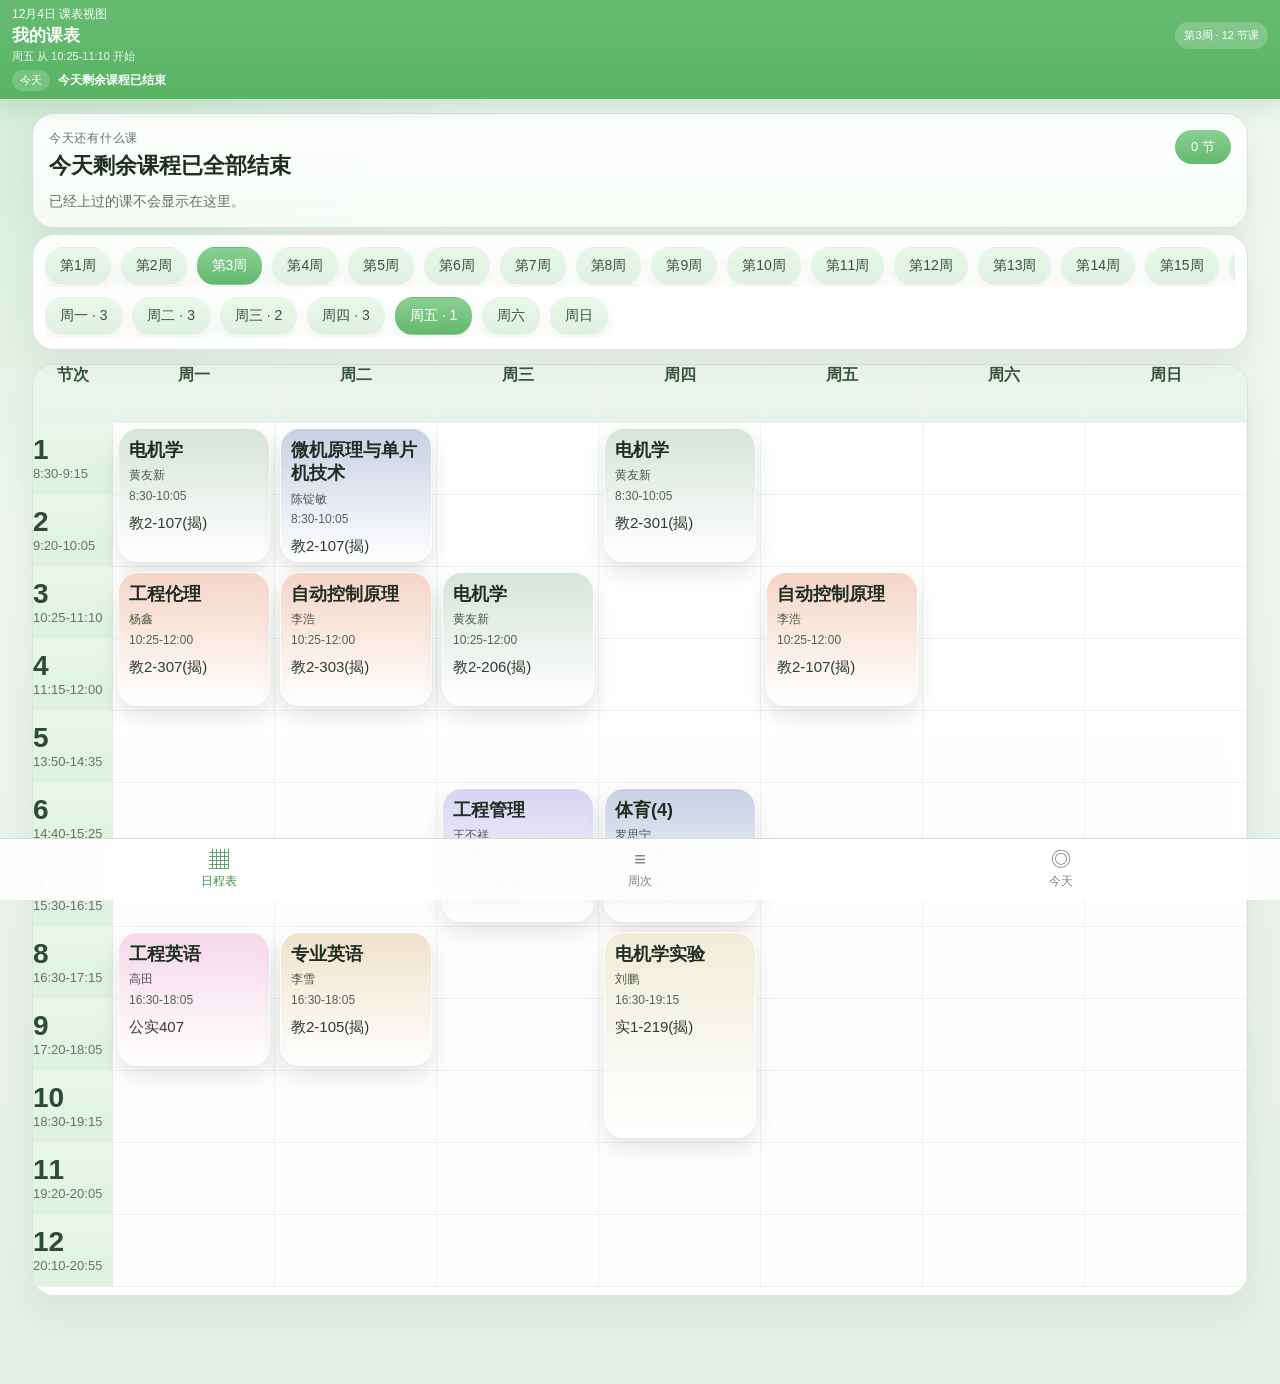
<file: index.html>
<!doctype html>
<html lang="zh-CN">
  <head>
    <meta charset="UTF-8" />
    <meta name="viewport" content="width=device-width, initial-scale=1.0" />
    <meta name="theme-color" content="#63b96f" />
    <meta name="apple-mobile-web-app-capable" content="yes" />
    <meta name="apple-mobile-web-app-status-bar-style" content="default" />
    <meta name="apple-mobile-web-app-title" content="我的课表" />
    <title>我的课表</title>
    <link rel="manifest" href="./manifest.json" />
    <link rel="stylesheet" href="./styles.css" />
  </head>
  <body>
    <header class="topbar">
      <div class="topbar-main">
        <div class="topbar-copy">
          <p id="todayText" class="date"></p>
          <h1>我的课表</h1>
          <p id="heroSubtitle" class="topbar-note">正在整理课程安排</p>
        </div>
        <div class="top-actions">
          <div class="pill" id="summaryText">--</div>
          <button class="icon-btn" id="installBtn" type="button" hidden>安装</button>
        </div>
      </div>
      <div class="topbar-quick">
        <span class="hero-badge" id="todayBadge">今日</span>
        <strong id="nextLesson">暂无课程</strong>
      </div>
    </header>

    <main class="container">
      <section class="today-remaining" id="todayRemaining"></section>

      <section class="toolbar">
        <div id="weekTabs" class="chips"></div>
        <div id="weekdayTabs" class="chips weekday"></div>
      </section>

      <section class="mobile-week-overview" id="mobileWeekOverview"></section>

      <section class="board-wrap" id="desktopWrap">
        <div class="board" id="desktopBoard"></div>
      </section>

      <section class="mobile-day" id="mobileDay"></section>
    </main>

    <nav class="bottom-nav">
      <a class="bottom-item active" href="#desktopWrap">
        <span class="bottom-icon">▦</span>
        <span>日程表</span>
      </a>
      <a class="bottom-item" href="#weekTabs">
        <span class="bottom-icon">≡</span>
        <span>周次</span>
      </a>
      <a class="bottom-item" href="#todayRemaining">
        <span class="bottom-icon">◎</span>
        <span>今天</span>
      </a>
    </nav>

    <script src="./schedule-data.js"></script>
    <script src="./app.js"></script>
  </body>
</html>
</file>
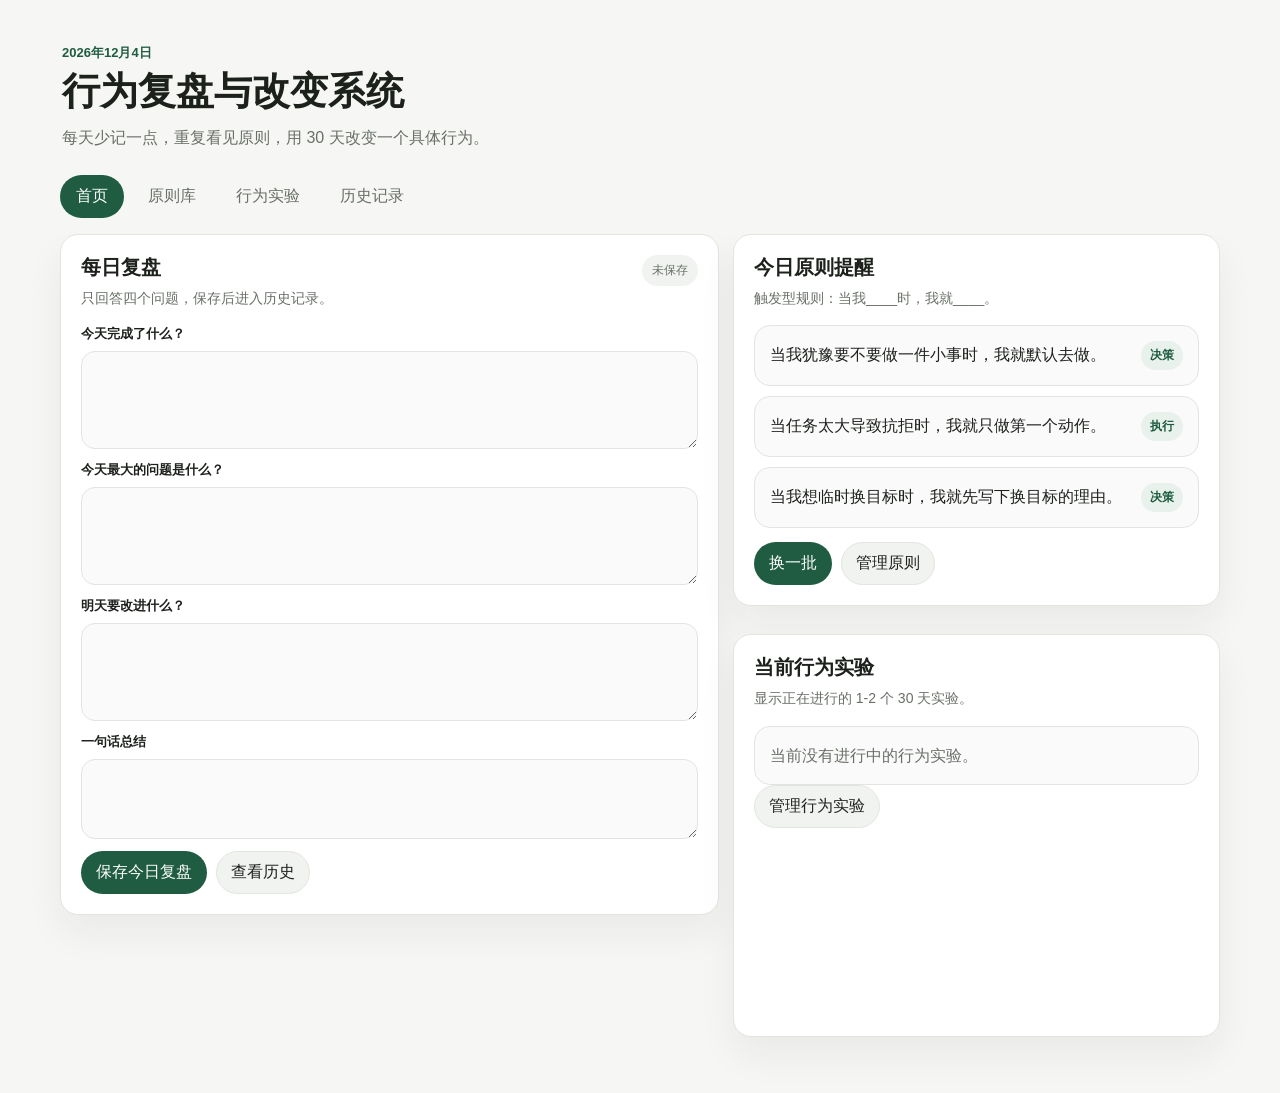
<file: behavior-review-system/index.html>
<!DOCTYPE html>
<html lang="zh-CN">
  <head>
    <meta charset="UTF-8" />
    <meta name="viewport" content="width=device-width, initial-scale=1.0" />
    <title>行为复盘与改变系统</title>
    <link rel="stylesheet" href="./style.css" />
  </head>
  <body>
    <div class="app">
      <header class="topbar">
        <div>
          <p class="date-line" id="todayText">今天</p>
          <h1>行为复盘与改变系统</h1>
          <p class="subtitle">每天少记一点，重复看见原则，用 30 天改变一个具体行为。</p>
        </div>
      </header>

      <nav class="tabs" aria-label="页面导航">
        <button class="tab active" type="button" data-view="dashboard">首页</button>
        <button class="tab" type="button" data-view="principles">原则库</button>
        <button class="tab" type="button" data-view="experiments">行为实验</button>
        <button class="tab" type="button" data-view="history">历史记录</button>
      </nav>

      <main>
        <section class="view active" id="dashboardView">
          <div class="dashboard-grid">
            <section class="panel review-panel">
              <div class="section-head">
                <div>
                  <h2>每日复盘</h2>
                  <p>只回答四个问题，保存后进入历史记录。</p>
                </div>
                <span class="soft-pill" id="reviewSavedState">未保存</span>
              </div>

              <form id="reviewForm" class="question-form">
                <label class="field">
                  <span>今天完成了什么？</span>
                  <textarea id="reviewCompleted" name="completed" rows="4"></textarea>
                </label>

                <label class="field">
                  <span>今天最大的问题是什么？</span>
                  <textarea id="reviewProblem" name="problem" rows="4"></textarea>
                </label>

                <label class="field">
                  <span>明天要改进什么？</span>
                  <textarea id="reviewImprove" name="improve" rows="4"></textarea>
                </label>

                <label class="field">
                  <span>一句话总结</span>
                  <textarea id="reviewSummary" name="summary" rows="3" maxlength="140"></textarea>
                </label>

                <div class="form-actions">
                  <button class="primary-btn" type="submit">保存今日复盘</button>
                  <button class="ghost-btn" type="button" data-go-view="history">查看历史</button>
                </div>
              </form>
            </section>

            <section class="panel">
              <div class="section-head">
                <div>
                  <h2>今日原则提醒</h2>
                  <p>触发型规则：当我____时，我就____。</p>
                </div>
              </div>

              <div id="principleReminderList" class="principle-reminders"></div>

              <div class="form-actions">
                <button class="primary-btn" id="refreshPrinciplesBtn" type="button">换一批</button>
                <button class="ghost-btn" type="button" data-go-view="principles">管理原则</button>
              </div>
            </section>

            <section class="panel current-experiment-panel">
              <div class="section-head">
                <div>
                  <h2>当前行为实验</h2>
                  <p>显示正在进行的 1-2 个 30 天实验。</p>
                </div>
              </div>

              <div id="dashboardExperimentList" class="experiment-list"></div>

              <div class="form-actions">
                <button class="ghost-btn" type="button" data-go-view="experiments">管理行为实验</button>
              </div>
            </section>
          </div>
        </section>

        <section class="view" id="principlesView">
          <section class="panel">
            <div class="section-head">
              <div>
                <h2 id="principleFormTitle">新增原则</h2>
                <p>建议写成“当我____时，我就____。”</p>
              </div>
            </div>

            <form id="principleForm" class="principle-form">
              <input id="principleId" name="id" type="hidden" />
              <label class="field wide">
                <span>原则内容</span>
                <textarea
                  id="principleText"
                  name="text"
                  rows="3"
                  placeholder="当我想刷短视频时，我就先做5分钟主线任务。"
                  required
                ></textarea>
              </label>

              <label class="field">
                <span>分类</span>
                <select id="principleCategory" name="category">
                  <option value="决策">决策</option>
                  <option value="执行">执行</option>
                  <option value="精力">精力</option>
                  <option value="学习">学习</option>
                  <option value="娱乐">娱乐</option>
                  <option value="其他">其他</option>
                </select>
              </label>

              <div class="form-actions wide">
                <button class="primary-btn" id="principleSubmitBtn" type="submit">保存原则</button>
                <button class="ghost-btn" id="principleCancelBtn" type="button">清空</button>
              </div>
            </form>
          </section>

          <section class="panel">
            <div class="section-head">
              <div>
                <h2>原则库</h2>
                <p>原则越少越好，留下真正能触发行动的规则。</p>
              </div>
            </div>
            <div id="principleList" class="principle-list"></div>
          </section>
        </section>

        <section class="view" id="experimentsView">
          <section class="panel">
            <div class="section-head">
              <div>
                <h2 id="experimentFormTitle">新增行为实验</h2>
                <p>一个实验只改变一个具体行为，周期固定为 30 天。</p>
              </div>
            </div>

            <form id="experimentForm" class="experiment-form">
              <input id="experimentId" name="id" type="hidden" />

              <label class="field">
                <span>实验名称</span>
                <input id="experimentName" name="name" type="text" maxlength="60" required />
              </label>

              <label class="field">
                <span>开始日期</span>
                <input id="experimentStartDate" name="startDate" type="date" required />
              </label>

              <label class="field">
                <span>结束日期</span>
                <input id="experimentEndDate" name="endDate" type="date" />
              </label>

              <label class="field wide">
                <span>我要改变什么</span>
                <textarea id="experimentChangeTarget" name="changeTarget" rows="3" required></textarea>
              </label>

              <label class="field wide">
                <span>触发点：什么时候最容易发生</span>
                <textarea id="experimentTrigger" name="trigger" rows="3" required></textarea>
              </label>

              <label class="field wide">
                <span>替代行为：我不做旧行为时改做什么</span>
                <textarea id="experimentAlternative" name="alternative" rows="3" required></textarea>
              </label>

              <label class="field wide">
                <span>成功标准</span>
                <textarea id="experimentSuccessCriteria" name="successCriteria" rows="3" required></textarea>
              </label>

              <label class="field">
                <span>30天后决策</span>
                <select id="experimentFinalDecision" name="finalDecision">
                  <option value="">未决策</option>
                  <option value="保留">保留</option>
                  <option value="放弃">放弃</option>
                  <option value="调整">调整</option>
                </select>
              </label>

              <label class="field wide">
                <span>最终复盘</span>
                <textarea id="experimentFinalReview" name="finalReview" rows="4"></textarea>
              </label>

              <div class="form-actions wide">
                <button class="primary-btn" id="experimentSubmitBtn" type="submit">保存实验</button>
                <button class="ghost-btn" id="experimentCancelBtn" type="button">清空</button>
              </div>
            </form>
          </section>

          <section class="panel">
            <div class="section-head">
              <div>
                <h2>行为实验</h2>
                <p>每日只做一个判断：成功或失败。</p>
              </div>
            </div>
            <div id="experimentList" class="experiment-list"></div>
          </section>
        </section>

        <section class="view" id="historyView">
          <div class="history-grid">
            <section class="panel">
              <div class="section-head">
                <div>
                  <h2>每日复盘历史</h2>
                  <p>按日期倒序查看过去的四问复盘。</p>
                </div>
              </div>
              <div id="reviewHistoryList" class="history-list"></div>
            </section>

            <section class="panel">
              <div class="section-head">
                <div>
                  <h2>行为实验历史</h2>
                  <p>查看实验进度、成功率和最终决策。</p>
                </div>
              </div>
              <div id="experimentHistoryList" class="history-list"></div>
            </section>
          </div>
        </section>
      </main>
    </div>

    <div id="toast" class="toast" role="status" aria-live="polite"></div>

    <script src="./script.js"></script>
  </body>
</html>
</file>
<file: styles.css>
:root {
  --bg: #edf5ee;
  --panel: rgba(255, 255, 255, 0.92);
  --green: #63b96f;
  --green-soft: #d8efdb;
  --green-dark: #428f4d;
  --text: #1f2d22;
  --muted: #627465;
  --line: #d6e5d8;
  --left-col: 80px;
  --period-h: 72px;
}

* {
  box-sizing: border-box;
}

html {
  scroll-behavior: smooth;
}

body {
  margin: 0;
  font-family: "PingFang SC", "Microsoft YaHei", sans-serif;
  background:
    radial-gradient(circle at top left, rgba(115, 198, 126, 0.24), transparent 28%),
    linear-gradient(180deg, #eff7f0 0%, #edf5ee 35%, #e6efe7 100%);
  color: var(--text);
}

button,
a {
  font: inherit;
}

.topbar {
  position: sticky;
  top: 0;
  z-index: 20;
  padding: 6px 12px 8px;
  color: #fff;
  background: linear-gradient(180deg, #67bc72 0%, #58b464 100%);
  box-shadow: 0 10px 22px rgba(67, 124, 74, 0.16);
}

.topbar-main,
.top-actions,
.topbar-quick,
.chips,
.cell,
.bottom-item,
.lesson-foot,
.day-item-head,
.day-item-top {
  display: flex;
}

.topbar-main,
.top-actions,
.day-item-head,
.day-item-top {
  align-items: center;
  justify-content: space-between;
}

.topbar-main {
  gap: 10px;
}

.topbar-copy {
  min-width: 0;
}

.topbar h1 {
  margin: 1px 0 0;
  font-size: 17px;
  font-weight: 700;
}

.date {
  margin: 0;
  font-size: 12px;
  opacity: 0.94;
}

.topbar-note {
  margin: 2px 0 0;
  font-size: 11px;
  opacity: 0.88;
}

.pill,
.icon-btn,
.hero-badge {
  border-radius: 999px;
}

.pill {
  background: rgba(255, 255, 255, 0.2);
  padding: 6px 9px;
  font-size: 11px;
  white-space: nowrap;
}

.icon-btn {
  border: 0;
  background: rgba(255, 255, 255, 0.92);
  color: var(--green-dark);
  padding: 6px 10px;
  cursor: pointer;
}

.topbar-quick {
  margin-top: 6px;
  gap: 8px;
  align-items: center;
}

.hero-badge {
  padding: 3px 8px;
  background: rgba(255, 255, 255, 0.18);
  font-size: 11px;
}

.topbar-quick strong {
  font-size: 12px;
  line-height: 1.35;
}

.container {
  max-width: 1240px;
  margin: 0 auto;
  padding: 14px 12px 88px;
}

.today-remaining {
  margin-bottom: 14px;
}

.mobile-week-overview {
  display: none;
}

.week-overview-card {
  background: var(--panel);
  border: 1px solid var(--line);
  border-radius: 22px;
  padding: 14px;
  margin-top: 14px;
  box-shadow: 0 18px 34px rgba(46, 74, 50, 0.08);
  backdrop-filter: blur(10px);
}

.week-overview-head h3,
.week-overview-head p,
.week-day-head strong,
.week-day-head span,
.week-day-empty,
.week-lesson-time,
.week-lesson-name {
  margin: 0;
}

.week-overview-head h3 {
  font-size: 20px;
}

.week-overview-head p {
  margin-top: 4px;
  font-size: 13px;
  color: var(--muted);
}

.week-overview-grid {
  display: grid;
  grid-template-columns: 1fr;
  gap: 10px;
  margin-top: 14px;
}

.week-day-card {
  border: 1px solid #dfeadf;
  border-radius: 18px;
  padding: 12px;
  background: linear-gradient(180deg, rgba(255, 255, 255, 0.95), rgba(242, 248, 243, 0.95));
}

.week-day-card.active {
  border-color: #8ad091;
  box-shadow: 0 10px 20px rgba(99, 185, 111, 0.12);
}

.week-day-head {
  display: flex;
  align-items: center;
  justify-content: space-between;
  gap: 12px;
}

.week-day-head strong {
  font-size: 17px;
}

.week-day-head span {
  color: var(--muted);
  font-size: 12px;
}

.week-day-empty {
  margin-top: 10px;
  color: #819083;
  font-size: 13px;
}

.week-day-lessons {
  display: flex;
  flex-wrap: wrap;
  gap: 8px;
  margin-top: 10px;
}

.week-lesson-pill {
  border: 0;
  border-radius: 14px;
  padding: 10px 12px;
  background: linear-gradient(180deg, #eaf7eb, #dff0e1);
  color: #2e4d34;
  text-align: left;
  cursor: pointer;
}

.week-lesson-time {
  display: block;
  font-size: 11px;
  opacity: 0.76;
}

.week-lesson-name {
  display: block;
  margin-top: 3px;
  font-size: 13px;
  font-weight: 700;
}

.today-card {
  background: var(--panel);
  border: 1px solid var(--line);
  border-radius: 22px;
  padding: 16px;
  box-shadow: 0 18px 34px rgba(46, 74, 50, 0.08);
  backdrop-filter: blur(10px);
}

.today-card-empty {
  background: linear-gradient(180deg, rgba(255, 255, 255, 0.92), rgba(246, 251, 246, 0.92));
}

.today-card-head {
  display: flex;
  align-items: start;
  justify-content: space-between;
  gap: 12px;
}

.today-kicker,
.today-card h3,
.today-note,
.today-item p,
.today-item strong,
.today-time {
  margin: 0;
}

.today-kicker {
  font-size: 12px;
  color: var(--muted);
  letter-spacing: 0.06em;
}

.today-card h3 {
  margin-top: 4px;
  font-size: 22px;
}

.today-count {
  display: inline-flex;
  align-items: center;
  justify-content: center;
  min-width: 56px;
  padding: 8px 12px;
  border-radius: 999px;
  background: linear-gradient(180deg, #8ad091, #63b96f);
  color: #fff;
  font-size: 13px;
}

.today-note {
  margin-top: 12px;
  color: var(--muted);
  font-size: 14px;
}

.today-list {
  display: grid;
  grid-template-columns: repeat(auto-fit, minmax(220px, 1fr));
  gap: 12px;
  margin-top: 14px;
}

.today-item {
  border: 1px solid rgba(255, 255, 255, 0.86);
  border-radius: 20px;
  padding: 14px;
  box-shadow: 0 10px 22px rgba(35, 49, 37, 0.08);
}

.today-item-top {
  margin-bottom: 10px;
  gap: 8px;
}

.today-time {
  font-size: 12px;
  color: #5a6c5f;
}

.today-item strong {
  display: block;
  font-size: 18px;
}

.today-item p {
  margin-top: 8px;
  color: var(--muted);
  font-size: 14px;
}

.toolbar,
.board-wrap,
.day-list {
  background: var(--panel);
  border: 1px solid var(--line);
  border-radius: 22px;
  box-shadow: 0 18px 34px rgba(46, 74, 50, 0.08);
  backdrop-filter: blur(10px);
}

.toolbar {
  padding: 12px;
  margin-top: -8px;
  position: relative;
  z-index: 4;
}

.chips {
  gap: 10px;
  overflow: auto;
  padding-bottom: 2px;
}

.chips::-webkit-scrollbar {
  height: 6px;
}

.chips::-webkit-scrollbar-thumb {
  background: #cfe1d1;
  border-radius: 999px;
}

.weekday {
  margin-top: 10px;
}

.chip {
  border: 1px solid transparent;
  background: linear-gradient(180deg, #eaf7eb, #dff0e1);
  color: #32553a;
  border-radius: 18px;
  padding: 9px 14px;
  font-size: 14px;
  cursor: pointer;
  white-space: nowrap;
  box-shadow: 0 6px 14px rgba(72, 120, 78, 0.08);
}

.chip.active {
  background: linear-gradient(180deg, #8ad091, #63b96f);
  color: #fff;
}

.board-wrap {
  overflow: auto;
  margin-top: 14px;
}

.board {
  min-width: 940px;
  display: grid;
  grid-template-columns: var(--left-col) repeat(7, minmax(118px, 1fr));
  grid-template-rows: 58px repeat(12, var(--period-h));
  position: relative;
  padding-bottom: 8px;
}

.cell {
  border-right: 1px solid #edf3ee;
  border-bottom: 1px solid #edf3ee;
  justify-content: center;
  font-size: 13px;
  color: var(--muted);
}

.head {
  font-size: 16px;
  font-weight: 700;
  color: #37543e;
  background: linear-gradient(180deg, #eff8f0, #e8f2e9);
}

.left {
  flex-direction: column;
  gap: 3px;
  line-height: 1.15;
  background: linear-gradient(180deg, #e9f7ea, #dff0e1);
  border-right: 1px solid #e2ece3;
}

.left b {
  font-size: 28px;
  line-height: 1;
  color: #2e4b35;
}

.lesson {
  margin: 5px;
  border-radius: 20px;
  padding: 10px 10px 12px;
  font-size: 13px;
  line-height: 1.3;
  box-shadow: 0 10px 22px rgba(35, 49, 37, 0.12);
  border: 1px solid rgba(255, 255, 255, 0.85);
  overflow: hidden;
  animation: card-rise 0.35s ease-out both;
}

.lesson .name {
  font-size: 18px;
  font-weight: 700;
  margin-bottom: 6px;
}

.lesson-teacher {
  font-size: 12px;
  opacity: 0.78;
}

.lesson-time {
  margin-top: 5px;
  font-size: 12px;
  color: #4f6654;
}

.lesson-foot {
  margin-top: 8px;
  align-items: end;
  justify-content: flex-start;
  gap: 8px;
}

.loc {
  font-size: 15px;
  opacity: 0.92;
}

.mobile-day {
  display: none;
}

.day-list {
  padding: 14px;
  margin-top: 14px;
}

.day-list-header {
  margin-bottom: 14px;
}

.day-list-header h3,
.day-list-header p,
.day-item .title,
.day-item .meta,
.day-item .time,
.empty p {
  margin: 0;
}

.day-list-header h3 {
  font-size: 20px;
}

.day-list-header p {
  margin-top: 4px;
  color: var(--muted);
  font-size: 14px;
}

.day-item {
  border: 1px solid #e2ece2;
  border-radius: 22px;
  padding: 14px;
  margin-bottom: 12px;
  background: #fafdff;
  box-shadow: 0 10px 24px rgba(42, 65, 46, 0.08);
}

.day-item:last-child {
  margin-bottom: 0;
}

.day-item-head {
  gap: 12px;
  align-items: start;
}

.day-item-top {
  flex-direction: column;
  align-items: start;
  gap: 8px;
}

.time-chip {
  display: inline-flex;
  align-items: center;
  padding: 5px 10px;
  border-radius: 999px;
  background: rgba(255, 255, 255, 0.7);
  color: #46624c;
  font-size: 12px;
}

.day-item .title {
  font-size: 18px;
  font-weight: 700;
}

.day-item .time {
  color: #4e6a55;
  font-size: 14px;
  margin-top: 10px;
}

.day-item .meta {
  color: #617667;
  font-size: 14px;
  margin-top: 6px;
}

.empty {
  padding: 24px;
  text-align: center;
  color: #809184;
  background: rgba(255, 255, 255, 0.86);
  border: 1px dashed #cfdbd1;
  border-radius: 18px;
}

.empty p {
  margin-top: 6px;
}

.bottom-nav {
  position: fixed;
  left: 0;
  right: 0;
  bottom: 0;
  display: flex;
  justify-content: space-around;
  gap: 8px;
  padding: 10px 12px calc(10px + env(safe-area-inset-bottom, 0));
  background: rgba(255, 255, 255, 0.9);
  border-top: 1px solid rgba(196, 214, 198, 0.8);
  backdrop-filter: blur(16px);
}

.bottom-item {
  width: 33.33%;
  color: #7a867c;
  text-decoration: none;
  flex-direction: column;
  align-items: center;
  gap: 4px;
  font-size: 12px;
}

.bottom-item.active {
  color: var(--green-dark);
}

.bottom-icon {
  font-size: 20px;
  line-height: 1;
}

@keyframes card-rise {
  from {
    opacity: 0;
    transform: translateY(10px);
  }

  to {
    opacity: 1;
    transform: translateY(0);
  }
}

@media (max-width: 900px) {
  .board-wrap {
    display: none;
  }

  .mobile-week-overview {
    display: block;
  }

  .mobile-day {
    display: block;
  }
}

@media (max-width: 640px) {
  .topbar {
    padding: 5px 9px 8px;
  }

  .topbar h1 {
    font-size: 16px;
  }

  .top-actions {
    flex-direction: column;
    align-items: end;
  }

  .topbar-quick strong {
    font-size: 11px;
  }

  .container {
    padding-left: 10px;
    padding-right: 10px;
  }

  .today-card {
    padding: 14px;
  }

  .today-card h3 {
    font-size: 19px;
  }

  .today-list {
    grid-template-columns: 1fr;
  }

  .toolbar {
    margin-top: -6px;
    padding: 9px;
  }

  .chip {
    padding: 8px 12px;
    border-radius: 16px;
  }
}
</file>
<file: behavior-review-system/style.css>
:root {
  --bg: #f6f7f5;
  --surface: #ffffff;
  --surface-soft: #f1f3f0;
  --surface-softer: #fafafa;
  --line: #e2e5df;
  --line-strong: #c9d0c6;
  --text: #1d211c;
  --muted: #697067;
  --accent: #1f5c42;
  --accent-hover: #184a35;
  --accent-soft: #e8f1ec;
  --danger: #a33f3f;
  --danger-soft: #f8eaea;
  --warning: #9b681c;
  --warning-soft: #f7eedf;
  --radius: 18px;
  --shadow: 0 18px 38px rgba(33, 39, 31, 0.06);
}

* {
  box-sizing: border-box;
}

body {
  margin: 0;
  min-height: 100vh;
  color: var(--text);
  font-family: "Segoe UI", "PingFang SC", "Microsoft YaHei", sans-serif;
  background: var(--bg);
}

button,
input,
select,
textarea {
  font: inherit;
}

button {
  cursor: pointer;
}

textarea {
  resize: vertical;
}

.app {
  width: min(1160px, calc(100% - 28px));
  margin: 0 auto;
  padding: 22px 0 42px;
}

.topbar {
  display: flex;
  justify-content: space-between;
  gap: 16px;
  padding: 22px 2px 14px;
}

.date-line {
  margin: 0 0 8px;
  color: var(--accent);
  font-size: 13px;
  font-weight: 700;
}

h1,
h2,
h3,
p {
  margin: 0;
}

h1 {
  font-size: clamp(26px, 5vw, 38px);
  line-height: 1.15;
  letter-spacing: 0;
}

.subtitle {
  max-width: 620px;
  margin-top: 10px;
  color: var(--muted);
  line-height: 1.7;
}

.tabs {
  position: sticky;
  top: 0;
  z-index: 5;
  display: flex;
  gap: 8px;
  padding: 10px 0 16px;
  overflow-x: auto;
  background: rgba(246, 247, 245, 0.92);
  backdrop-filter: blur(10px);
}

.tab,
.primary-btn,
.ghost-btn,
.danger-btn,
.small-btn {
  border: 1px solid transparent;
  border-radius: 999px;
  transition:
    background-color 140ms ease,
    border-color 140ms ease,
    color 140ms ease,
    transform 140ms ease;
}

.tab {
  flex: 0 0 auto;
  padding: 10px 15px;
  color: var(--muted);
  background: transparent;
}

.tab.active {
  color: #ffffff;
  background: var(--accent);
}

.view {
  display: none;
}

.view.active {
  display: block;
}

.dashboard-grid,
.history-grid {
  display: grid;
  grid-template-columns: minmax(0, 1.15fr) minmax(320px, 0.85fr);
  gap: 14px;
}

.review-panel,
.current-experiment-panel {
  grid-row: span 2;
}

.panel {
  margin-bottom: 14px;
  padding: 20px;
  border: 1px solid var(--line);
  border-radius: var(--radius);
  background: var(--surface);
  box-shadow: var(--shadow);
}

.section-head {
  display: flex;
  align-items: flex-start;
  justify-content: space-between;
  gap: 12px;
  margin-bottom: 16px;
}

.section-head h2 {
  font-size: 20px;
  line-height: 1.25;
}

.section-head p {
  margin-top: 7px;
  color: var(--muted);
  font-size: 14px;
  line-height: 1.6;
}

.soft-pill,
.tag,
.metric,
.status-pill {
  display: inline-flex;
  align-items: center;
  justify-content: center;
  border-radius: 999px;
  white-space: nowrap;
}

.soft-pill {
  padding: 7px 10px;
  color: var(--muted);
  font-size: 12px;
  background: var(--surface-soft);
}

.question-form,
.principle-form,
.experiment-form {
  display: grid;
  gap: 12px;
}

.principle-form,
.experiment-form {
  grid-template-columns: repeat(2, minmax(0, 1fr));
}

.field {
  display: flex;
  flex-direction: column;
  gap: 8px;
}

.field span {
  font-size: 13px;
  font-weight: 700;
}

.wide {
  grid-column: 1 / -1;
}

input,
select,
textarea {
  width: 100%;
  border: 1px solid var(--line);
  border-radius: 14px;
  padding: 12px 13px;
  color: var(--text);
  background: var(--surface-softer);
}

input:focus,
select:focus,
textarea:focus {
  outline: none;
  border-color: var(--accent);
  box-shadow: 0 0 0 4px rgba(31, 92, 66, 0.1);
}

.form-actions,
.card-actions {
  display: flex;
  flex-wrap: wrap;
  gap: 9px;
}

.primary-btn,
.ghost-btn,
.danger-btn,
.small-btn {
  min-height: 42px;
  padding: 10px 14px;
}

.primary-btn {
  color: #ffffff;
  background: var(--accent);
}

.primary-btn:hover {
  background: var(--accent-hover);
}

.ghost-btn,
.small-btn {
  color: var(--text);
  border-color: var(--line);
  background: var(--surface-soft);
}

.danger-btn {
  color: var(--danger);
  border-color: rgba(163, 63, 63, 0.18);
  background: var(--danger-soft);
}

.primary-btn:hover,
.ghost-btn:hover,
.danger-btn:hover,
.small-btn:hover {
  transform: translateY(-1px);
}

.principle-reminders,
.principle-list,
.experiment-list,
.history-list {
  display: grid;
  gap: 10px;
}

.principle-reminders {
  margin-bottom: 14px;
}

.principle-card,
.experiment-card,
.history-card,
.empty-state {
  border: 1px solid var(--line);
  border-radius: 16px;
  background: var(--surface-softer);
}

.principle-card,
.history-card,
.empty-state {
  padding: 15px;
}

.principle-text {
  font-size: 16px;
  line-height: 1.7;
}

.card-top {
  display: flex;
  align-items: flex-start;
  justify-content: space-between;
  gap: 12px;
}

.tag {
  padding: 6px 9px;
  color: var(--accent);
  font-size: 12px;
  font-weight: 700;
  background: var(--accent-soft);
}

.experiment-card {
  padding: 16px;
}

.experiment-card h3,
.history-card h3 {
  font-size: 17px;
  line-height: 1.4;
}

.muted {
  margin-top: 7px;
  color: var(--muted);
  font-size: 14px;
  line-height: 1.6;
}

.metric-row {
  display: flex;
  flex-wrap: wrap;
  gap: 8px;
  margin: 14px 0;
}

.metric,
.status-pill {
  min-height: 30px;
  padding: 6px 10px;
  font-size: 12px;
  font-weight: 700;
}

.metric {
  color: var(--muted);
  background: #ffffff;
}

.status-pill.success {
  color: var(--accent);
  background: var(--accent-soft);
}

.status-pill.failure,
.status-pill.due {
  color: var(--danger);
  background: var(--danger-soft);
}

.status-pill.pending {
  color: var(--warning);
  background: var(--warning-soft);
}

.experiment-detail {
  display: grid;
  gap: 8px;
  margin: 14px 0;
  padding: 12px;
  border-radius: 14px;
  background: #ffffff;
}

.experiment-detail p {
  color: var(--muted);
  font-size: 14px;
  line-height: 1.6;
}

.experiment-detail strong {
  color: var(--text);
}

.empty-state {
  color: var(--muted);
  line-height: 1.7;
}

.history-card + .history-card {
  margin-top: 0;
}

.history-date {
  color: var(--accent);
  font-size: 13px;
  font-weight: 800;
}

.history-qa {
  display: grid;
  gap: 9px;
  margin-top: 12px;
}

.history-qa p {
  color: var(--muted);
  line-height: 1.65;
}

.history-qa strong {
  color: var(--text);
}

.toast {
  position: fixed;
  right: 16px;
  bottom: 16px;
  z-index: 20;
  max-width: min(360px, calc(100vw - 32px));
  padding: 12px 14px;
  color: #ffffff;
  border-radius: 14px;
  background: rgba(29, 33, 28, 0.92);
  opacity: 0;
  transform: translateY(8px);
  pointer-events: none;
  transition:
    opacity 160ms ease,
    transform 160ms ease;
}

.toast.show {
  opacity: 1;
  transform: translateY(0);
}

@media (max-width: 860px) {
  .app {
    width: min(100% - 20px, 760px);
    padding-top: 12px;
  }

  .topbar {
    padding-top: 14px;
  }

  .dashboard-grid,
  .history-grid,
  .principle-form,
  .experiment-form {
    grid-template-columns: 1fr;
  }

  .review-panel,
  .current-experiment-panel {
    grid-row: auto;
  }

  .panel {
    padding: 16px;
  }

  .wide {
    grid-column: auto;
  }
}

@media (max-width: 520px) {
  .tabs {
    gap: 6px;
  }

  .tab {
    padding: 9px 12px;
  }

  .section-head,
  .card-top {
    flex-direction: column;
  }

  .form-actions button,
  .card-actions button {
    flex: 1 1 100%;
  }
}
</file>
